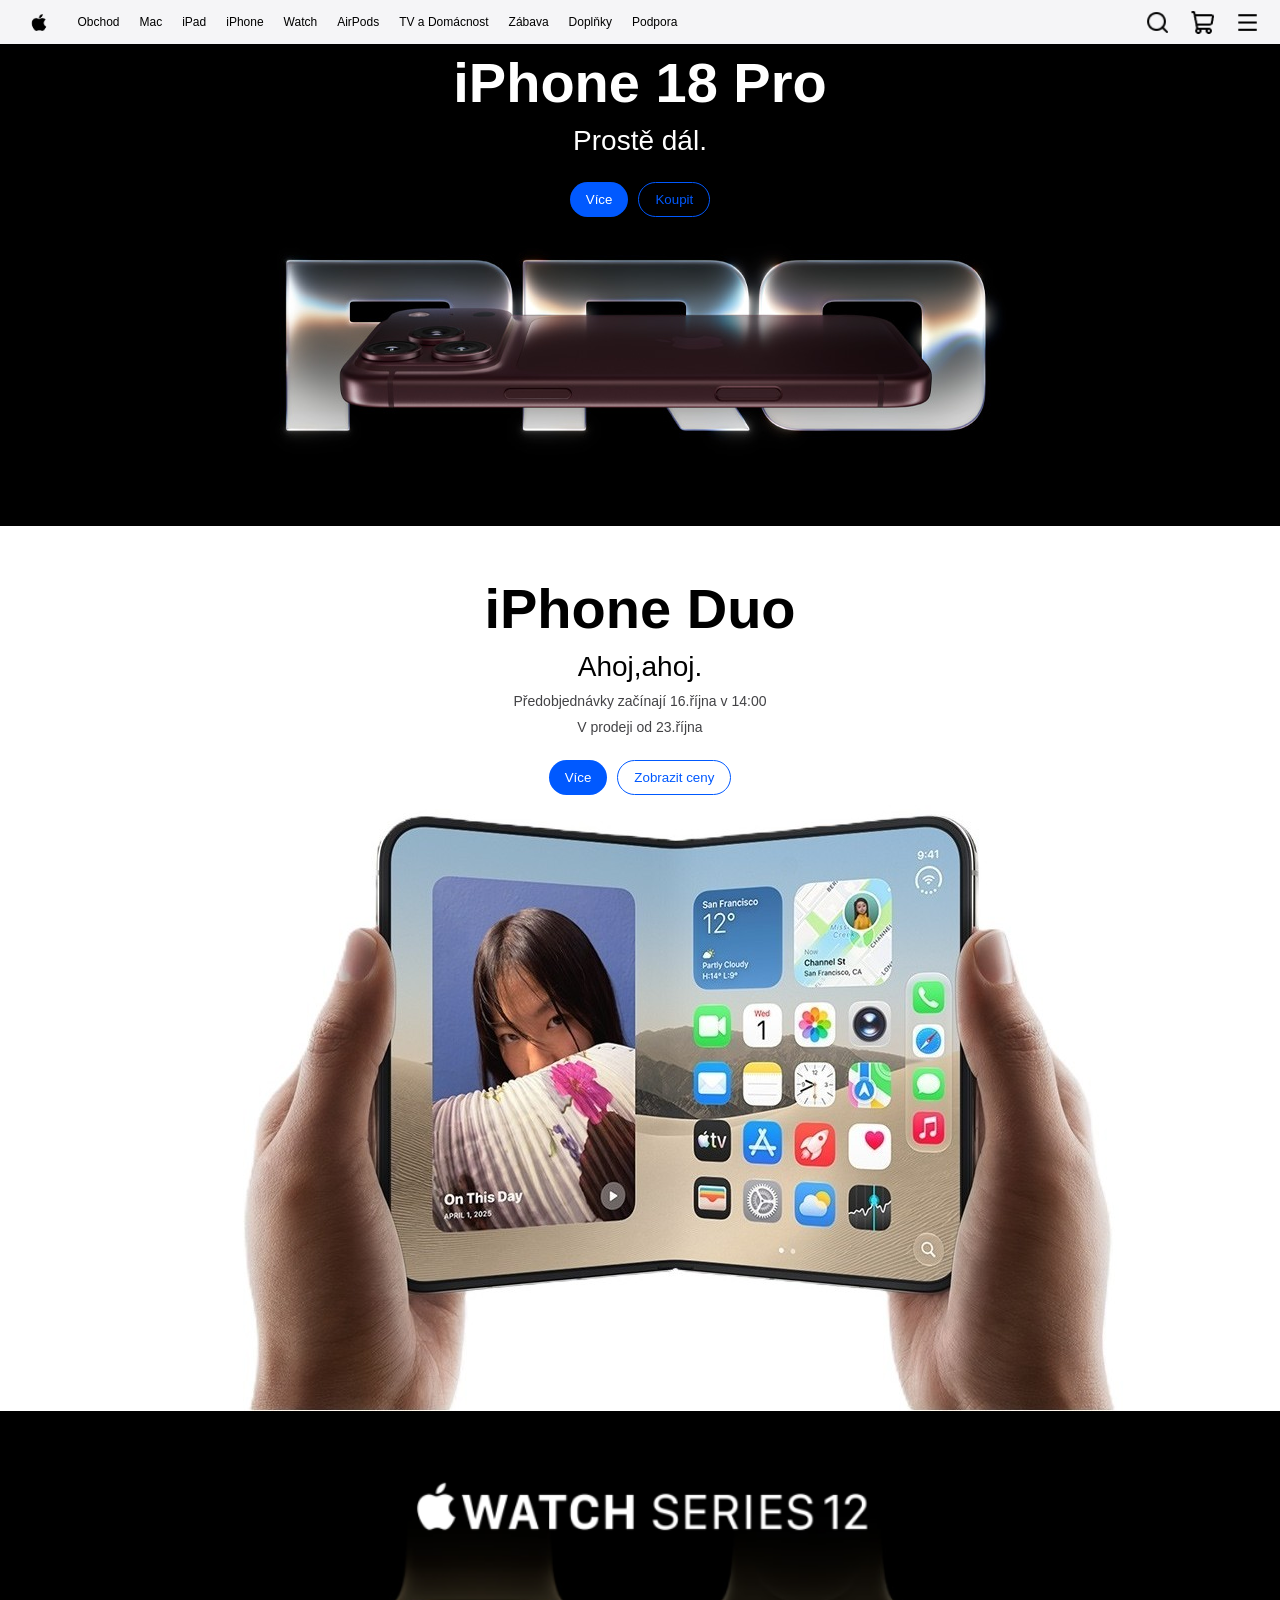
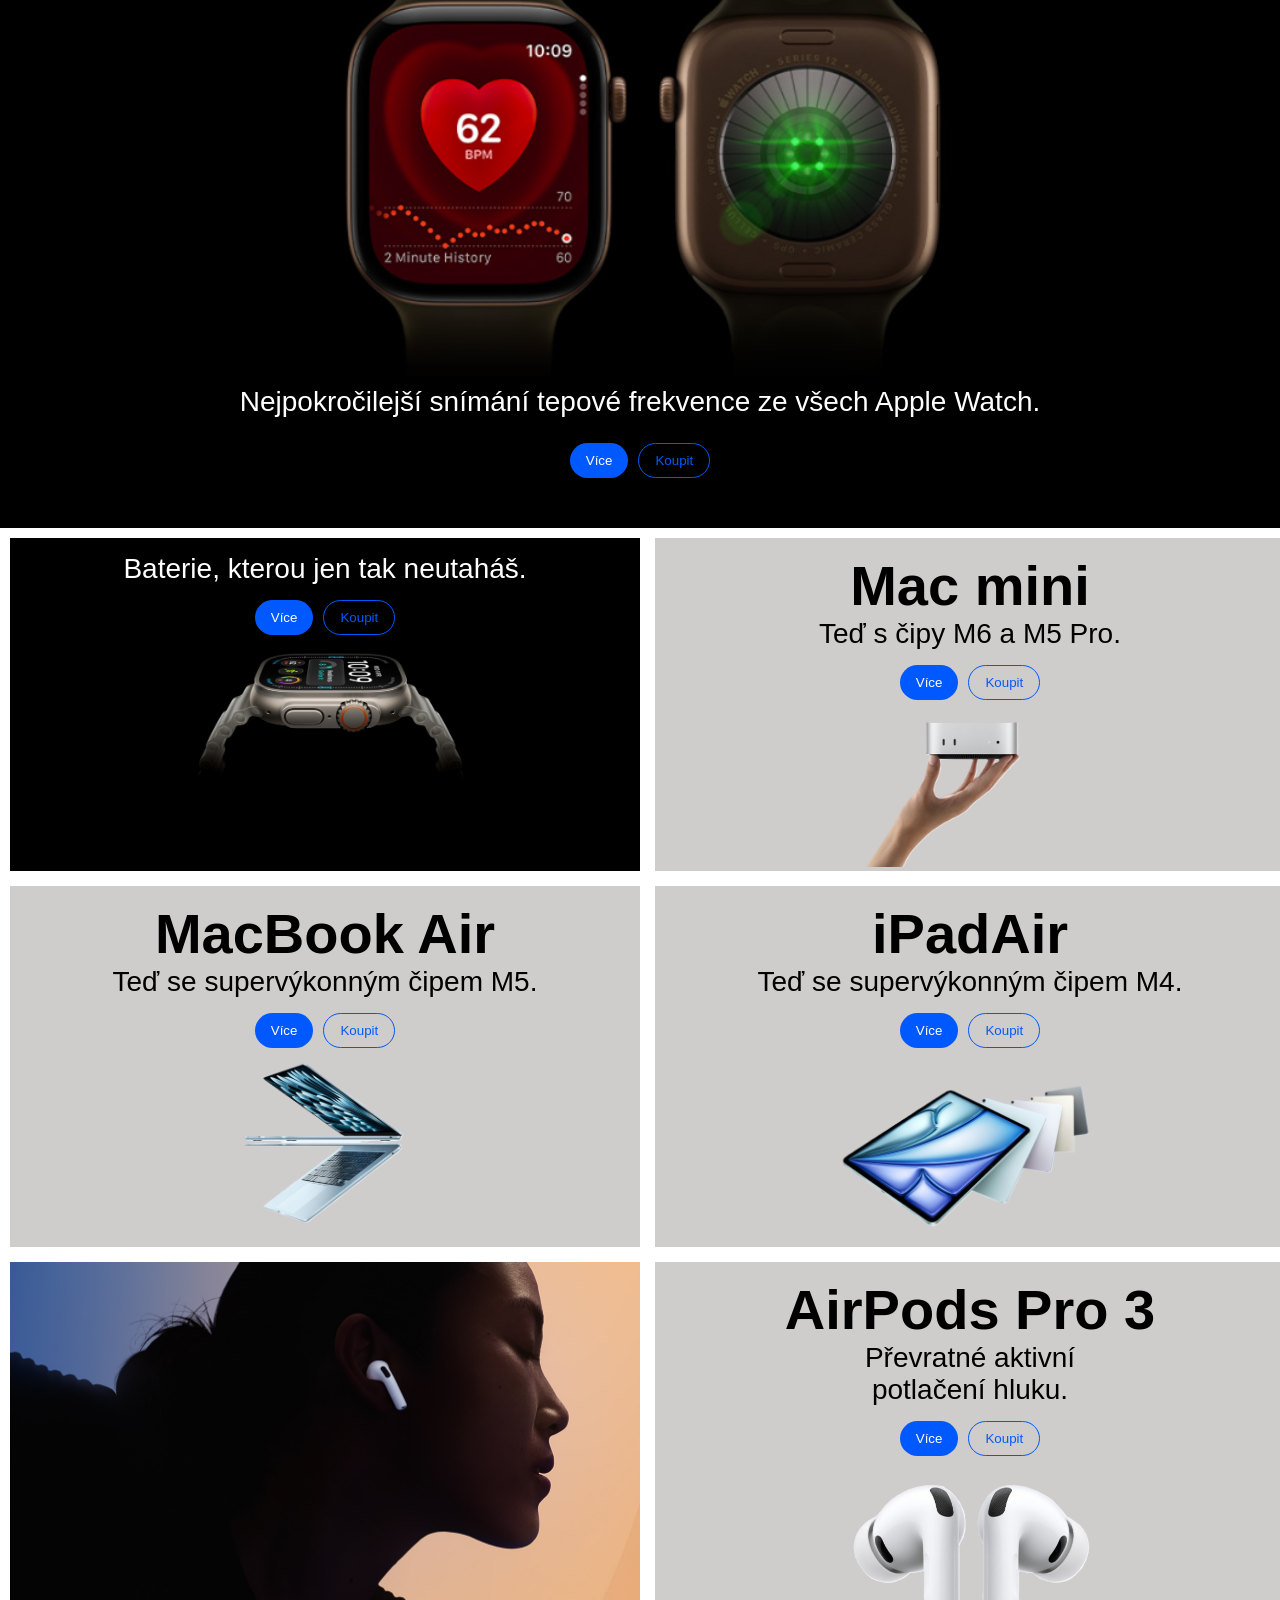
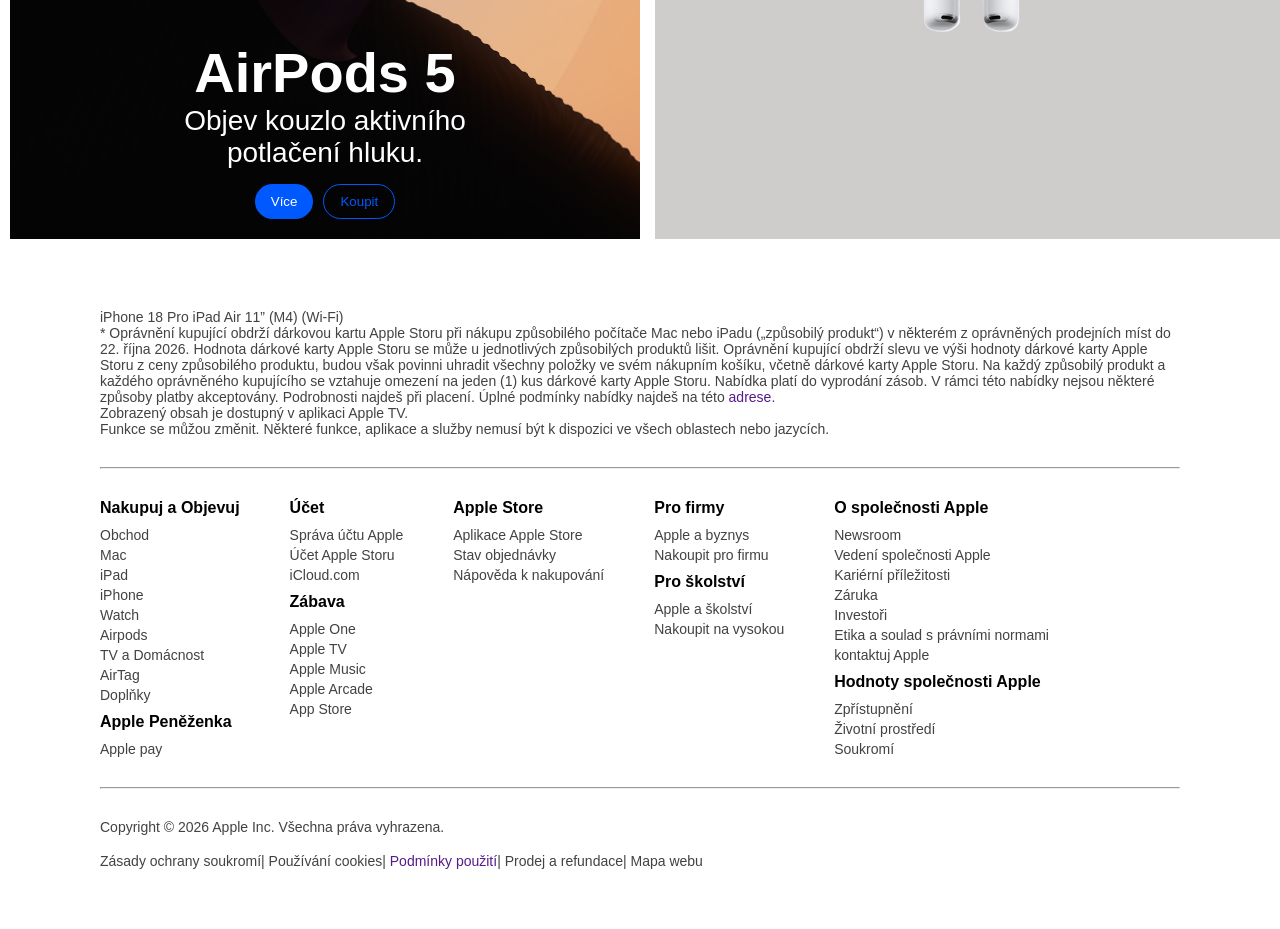
<file: index.html>
<!doctype html>
<html lang="en">
  <head>
    <meta charset="UTF-8" />
    <meta name="viewport" content="width=device-width, initial-scale=1.0" />
    <link rel="stylesheet" href="style.css" />
    <link rel="stylesheet" href="typography.css" />
    <title>Document</title>
  </head>
  <body>
    <main>
      <header>
        <nav>
          <div class="div--normalSize">
            <img src="images/apple.png" alt="apple logo" />
            <a class="nav__text">Obchod</a>
            <a class="nav__text">Mac</a>
            <a class="nav__text">iPad</a>
            <a class="nav__text">iPhone</a>
            <a class="nav__text">Watch</a>
            <a class="nav__text">AirPods</a>
            <a class="nav__text">TV a Domácnost</a>
            <a class="nav__text">Zábava</a>
            <a class="nav__text">Doplňky</a>
            <a class="nav__text">Podpora</a>
          </div>

          <div class="div--rolledOut">
            <a>Obchod</a>
            <a>Mac</a>
            <a>iPad</a>
            <a>iPhone</a>
            <a>Watch</a>
            <a>AirPods</a>
            <a>TV a Domácnost</a>
            <a>Zábava</a>
            <a>Doplňky</a>
            <a>Podpora</a>
          </div>
          <div class="nav__icons--right">
            <img src="images/search.png" alt="search" />
            <img src="images/shopping-cart.png" alt="shopping cart" />
            <img src="images/menu.png" alt="menu" id="menuButton" />
          </div>
        </nav>
      </header>
      <section class="productCards iphone">
        <div class="productCards--content">
          <h1 class="primaryHeading">iPhone 18 Pro</h1>
          <h3 class="secondaryHeading">Prostě dál.</h3>
          <div class="buttonRow">
            <button class="button--fill">Více</button>
            <button class="button--outline">Koupit</button>
          </div>
          <img
            src="images/iphone_pro_image.png"
            alt="iphone image"
            class="productCards__image"
          />
        </div>
      </section>

      <section class="productCards duo">
        <div class="productCards--content">
          <h1 class="primaryHeading">iPhone Duo</h1>
          <h3 class="secondaryHeading">Ahoj,ahoj.</h3>
          <h4 class="plain-text">Předobjednávky začínají 16.října v 14:00</h4>
          <h4 class="plain-text">V prodeji od 23.října</h4>
          <div class="buttonRow">
            <button class="button--fill">Více</button>
            <button class="button--outline">Zobrazit ceny</button>
          </div>
          <img
            src="images/iphoneDuo.jpg"
            alt="iphone duo image"
            class="productCards__image"
          />
        </div>
      </section>

      <section class="productCards appleWatch">
        <div class="productCards--content">
          <img
            src="images/appleWatch.png"
            alt="appleWatch image"
            class="productCards__image"
          />
          <h3 class="secondaryHeading">
            Nejpokročilejší snímání tepové frekvence ze všech Apple Watch.
          </h3>
          <div class="buttonRow">
            <button class="button--fill">Více</button>
            <button class="button--outline">Koupit</button>
          </div>
        </div>
      </section>

      <section class="productCards--grid">
        <div class="productCard--half watchUltra">
          <h3 class="secondaryHeading">Baterie, kterou jen tak neutaháš.</h3>
          <div class="buttonRow">
            <button class="button--fill">Více</button>
            <button class="button--outline">Koupit</button>
          </div>
          <img src="images/ultraWatch.jpg" alt="ultra watch" />
        </div>
        <div class="productCard--half macMini">
          <h1 class="primaryHeading">Mac mini</h1>
          <h3 class="secondaryHeading">Teď s čipy M6 a M5 Pro.</h3>
          <div class="buttonRow">
            <button class="button--fill">Více</button>
            <button class="button--outline">Koupit</button>
          </div>
          <img src="images/macmini2.png" alt="mac mini" />
        </div>
        <div class="productCard--half macBookAir">
          <h1 class="primaryHeading">MacBook Air</h1>
          <h3 class="secondaryHeading">Teď se supervýkonným čipem M5.</h3>
          <div class="buttonRow">
            <button class="button--fill">Více</button>
            <button class="button--outline">Koupit</button>
          </div>
          <img src="images/macBookAir.png" alt=" macbook air" />
        </div>
        <div class="productCard--half iPadAir">
          <h1 class="primaryHeading">iPadAir</h1>
          <h3 class="secondaryHeading">Teď se supervýkonným čipem M4.</h3>
          <div class="buttonRow">
            <button class="button--fill">Více</button>
            <button class="button--outline">Koupit</button>
          </div>
          <img src="images/iPadAir.png" alt=" ipad air" />
        </div>
        <div class="productCard--half airPods5">
          <h1 class="primaryHeading">AirPods 5</h1>
          <h3 class="secondaryHeading">Objev kouzlo aktivního</h3>
          <h3 class="secondaryHeading">potlačení hluku.</h3>
          <div class="buttonRow">
            <button class="button--fill">Více</button>
            <button class="button--outline">Koupit</button>
          </div>
        </div>
        <div class="productCard--half airPodsPro3">
          <h1 class="primaryHeading">AirPods Pro 3</h1>
          <h3 class="secondaryHeading">Převratné aktivní</h3>
          <h3 class="secondaryHeading">potlačení hluku.</h3>
          <div class="buttonRow">
            <button class="button--fill">Více</button>
            <button class="button--outline">Koupit</button>
          </div>
          <img src="images/airPodsPro3.png" alt="airpods pro 3" />
        </div>
      </section>

      <footer>
        <div class="footer--container">
          <p class="plain-text">iPhone 18 Pro iPad Air 11” (M4) (Wi‑Fi)</p>

          <p class="plain-text">
            * Oprávnění kupující obdrží dárkovou kartu Apple Storu při nákupu
            způsobilého počítače Mac nebo iPadu („způsobilý produkt“) v některém
            z oprávněných prodejních míst do 22. října 2026. Hodnota dárkové
            karty Apple Storu se může u jednotlivých způsobilých produktů lišit.
            Oprávnění kupující obdrží slevu ve výši hodnoty dárkové karty Apple
            Storu z ceny způsobilého produktu, budou však povinni uhradit
            všechny položky ve svém nákupním košíku, včetně dárkové karty Apple
            Storu. Na každý způsobilý produkt a každého oprávněného kupujícího
            se vztahuje omezení na jeden (1) kus dárkové karty Apple Storu.
            Nabídka platí do vyprodání zásob. V rámci této nabídky nejsou
            některé způsoby platby akceptovány. Podrobnosti najdeš při placení.
            Úplné podmínky nabídky najdeš na této
            <a href="">adrese</a>.<br />
            Zobrazený obsah je dostupný v aplikaci Apple TV. <br />
            Funkce se můžou změnit. Některé funkce, aplikace a služby nemusí být
            k dispozici ve všech oblastech nebo jazycích.
          </p>
        </div>
        <hr />

        <div class="footer--container links">
          <div class="footer--column">
            <label for="shop">Nakupuj a Objevuj</label>
            <div class="footer--links" id="shop">
              <a href="" class="plain-text">Obchod</a>
              <a href="" class="plain-text">Mac</a>
              <a href="" class="plain-text">iPad</a>
              <a href="" class="plain-text">iPhone</a>
              <a href="" class="plain-text">Watch</a>
              <a href="" class="plain-text">Airpods</a>
              <a href="" class="plain-text">TV a Domácnost</a>
              <a href="" class="plain-text">AirTag</a>
              <a href="" class="plain-text">Doplňky</a>
            </div>
            <label for="apppleWallet">Apple Peněženka</label>
            <div class="footer--links" id="apppleWallet">
              <a href="" class="plain-text">Apple pay</a>
            </div>
          </div>

          <div class="footer--column">
            <label for="account">Účet</label>
            <div class="footer--links" id="account">
              <a href="" class="plain-text">Správa účtu Apple</a>
              <a href="" class="plain-text">Účet Apple Storu</a>
              <a href="" class="plain-text">iCloud.com</a>
            </div>

            <label for="fun">Zábava</label>
            <div class="footer--links" id="fun">
              <a href="" class="plain-text">Apple One</a>
              <a href="" class="plain-text">Apple TV</a>
              <a href="" class="plain-text">Apple Music</a>
              <a href="" class="plain-text">Apple Arcade</a>
              <a href="" class="plain-text">App Store</a>
            </div>
          </div>

          <div class="footer--column">
            <label for="store">Apple Store</label>
            <div class="footer--links" id="store">
              <a href="" class="plain-text">Aplikace Apple Store</a>
              <a href="" class="plain-text">Stav objednávky</a>
              <a href="" class="plain-text">Nápověda k nakupování</a>
            </div>
          </div>

          <div class="footer--column">
            <label for="forCompanies">Pro firmy</label>
            <div class="footer--links" id="forCompanies">
              <a href="" class="plain-text">Apple a byznys</a>
              <a href="" class="plain-text">Nakoupit pro firmu</a>
            </div>

            <label for="forSchool">Pro školství</label>
            <div class="footer--links" id="forSchool">
              <a href="" class="plain-text">Apple a školství</a>
              <a href="" class="plain-text">Nakoupit na vysokou</a>
            </div>
          </div>

          <div class="footer--column">
            <label for="aboutCompany">O společnosti Apple</label>
            <div class="footer--links" id="aboutCompany">
              <a href="" class="plain-text">Newsroom</a>
              <a href="" class="plain-text">Vedení společnosti Apple</a>
              <a href="" class="plain-text">Kariérní příležitosti</a>
              <a href="" class="plain-text">Záruka</a>
              <a href="" class="plain-text">Investoři</a>
              <a href="" class="plain-text"
                >Etika a soulad s právními normami</a
              >
              <a href="" class="plain-text">kontaktuj Apple</a>
            </div>

            <label for="appleCompany">Hodnoty společnosti Apple</label>
            <div class="footer--links" id="appleCompany">
              <a href="" class="plain-text">Zpřístupnění</a>
              <a href="" class="plain-text">Životní prostředí</a>
              <a href="" class="plain-text">Soukromí</a>
            </div>
          </div>
        </div>
        <hr />
        <div class="footer--container">
          <p class="plain-text">
            Copyright © 2026 Apple Inc. Všechna práva vyhrazena.
          </p>
          <br />
          <p class="plain-text">
            <a href="" class="plain-text">Zásady ochrany soukromí</a>|
            <a href="" class="plain-text">Používání cookies</a>|
            <a href="">Podmínky použití</a>|
            <a href="" class="plain-text">Prodej a refundace</a>|
            <a href="" class="plain-text">Mapa webu</a>
          </p>
        </div>
      </footer>
      <script src="index.js"></script>
    </main>
  </body>
</html>
</file>
<file: style.css>
*,
*::before,
*::after {
  box-sizing: border-box;
  margin: 0;
  padding: 0;
}
:root {
  --gray-text: rgb(66, 66, 69);
  --light-gray-color: rgba(245, 245, 247);
  --button-blue: rgb(0, 89, 255);
  --gray-background: rgb(207, 204, 204);
  --basic-white-color: white;
  --basic-black-color: black;
  --max-width-mobile: 768px;
}
body {
  font-family:
    SF Pro Display,
    SF Pro Icons,
    Helvetica Neue,
    Helvetica,
    Arial,
    sans-serif;
}

header nav {
  position: fixed;
  top: 0;
  left: 0;
  width: 100%;
  height: 44px;
  background-color: var(--light-gray-color);
  box-sizing: border-box;
  display: flex;
  align-items: center;
  justify-content: space-between;
  padding: 0 20px;
}

header img {
  height: 25px;
}
.div--normalSize {
  display: flex;
  align-items: center;
  gap: 20px;
}
.div--rolledOut {
  position: fixed;
  top: 44px;
  left: 0;
  right: 0;
  padding-left: 15px;
  display: none;
  flex-direction: column;
  width: 100%;
  height: calc(100vh - 42px);
  background-color: var(--light-gray-color);
  color: var(--basic-black-color);
  font-size: 30px;
  z-index: 1000;
}
.nav__icons--right {
  display: flex;
  align-items: center;
  gap: 20px;
  margin-left: auto;
  color: var(--basic-white-color);
}

.productCards {
  max-width: 100%;
  background-size: cover;
  background-position: center;
  background-repeat: no-repeat;
  display: flex;
  align-items: center;
  justify-content: center;
  flex-direction: column;
  padding-block: 50px;
}
.productCards--grid {
  display: grid;
  grid-template-columns: 50% 50%;
  padding: 10px;
  gap: 15px;
}

.productCard--half {
  padding-top: 15px;
  text-align: center;
}
.productCard--half img {
  padding-top: 10px;
  max-width: 50%;
  height: auto;
}

.productCards--content {
  display: flex;
  flex-direction: column;
  gap: 10px;
}
.productCards__image {
  width: 100%;
}

button {
  border: none;
  border-radius: 980px;
  padding: 9px 16px;
  cursor: pointer;
}

.button--outline {
  background-color: transparent;
  border: 1px solid var(--button-blue);
  color: var(--button-blue);
}
.button--outline:hover {
  color: var(--basic-white-color);
  background-color: var(--button-blue);
}
.button--fill {
  background-color: var(--button-blue);
  color: var(--basic-white-color);
}
.iphone {
  background-color: var(--basic-black-color);
  text-align: center;
  color: var(--basic-white-color);
}
.duo {
  background-color: var(--basic-white-color);
  text-align: center;
  color: var(--basic-black-color);
  padding-bottom: 0;
}
.appleWatch {
  background-color: var(--basic-black-color);
  text-align: center;
  color: var(--basic-white-color);
}
.buttonRow {
  display: flex;
  justify-content: center;
  padding-top: 15px;
  gap: 10px;
}
.watchUltra {
  background-color: var(--basic-black-color);
  color: var(--basic-white-color);
}
.macMini,
.macBookAir,
.iPadAir,
.airPodsPro3 {
  background-color: var(--gray-background);
  color: var(--basic-black-color);
}
.airPods5 {
  padding-top: 60%;
  padding-bottom: 20px;
  color: var(--basic-white-color);
  background-image: url(images/airpods5.jpg);
  background-size: cover;
  background-position: center;
}

.footer--container.links {
  display: flex;
  flex-direction: row;
  gap: 50px;
  align-items: flex-start;
}

.footer--column {
  display: flex;
  flex-direction: column;
  gap: 10px;
}

.footer--container.links .links,
.footer--container.links .footer--links {
  display: flex;
  flex-direction: column;
  gap: 4px;
}
footer {
  padding-top: 30px;
  padding-bottom: 30px;
  padding-left: 100px;
  padding-right: 100px;
}

.footer--container {
  padding-top: 30px;
  padding-bottom: 30px;
}
@media (max-width: 768px) {
  .footer--container.links {
    flex-direction: column;
    gap: 20px;
  }
  footer {
    padding: 20px 16px;
  }

  .productCards--grid {
    display: flex;
    flex-direction: column;
    padding: 5px;
    gap: 10px;
  }
  .nav__text {
    display: none;
  }
}
</file>
<file: typography.css>
.primaryHeading {
  font-size: 56px;
  font-weight: 600;
}
.secondaryHeading {
  font-size: 28px;
  font-weight: 400;
}
.nav__text {
  color: var(--basic-black-color);
  font-size: 12px;
  font-weight: 400;
}
.plain-text {
  font-size: 14px;
  font-weight: 400;
  color: var(--gray-text);
}
footer label {
  font-size: 16px;
  font-weight: bold;
}
a {
  text-decoration: none;
}
</file>
